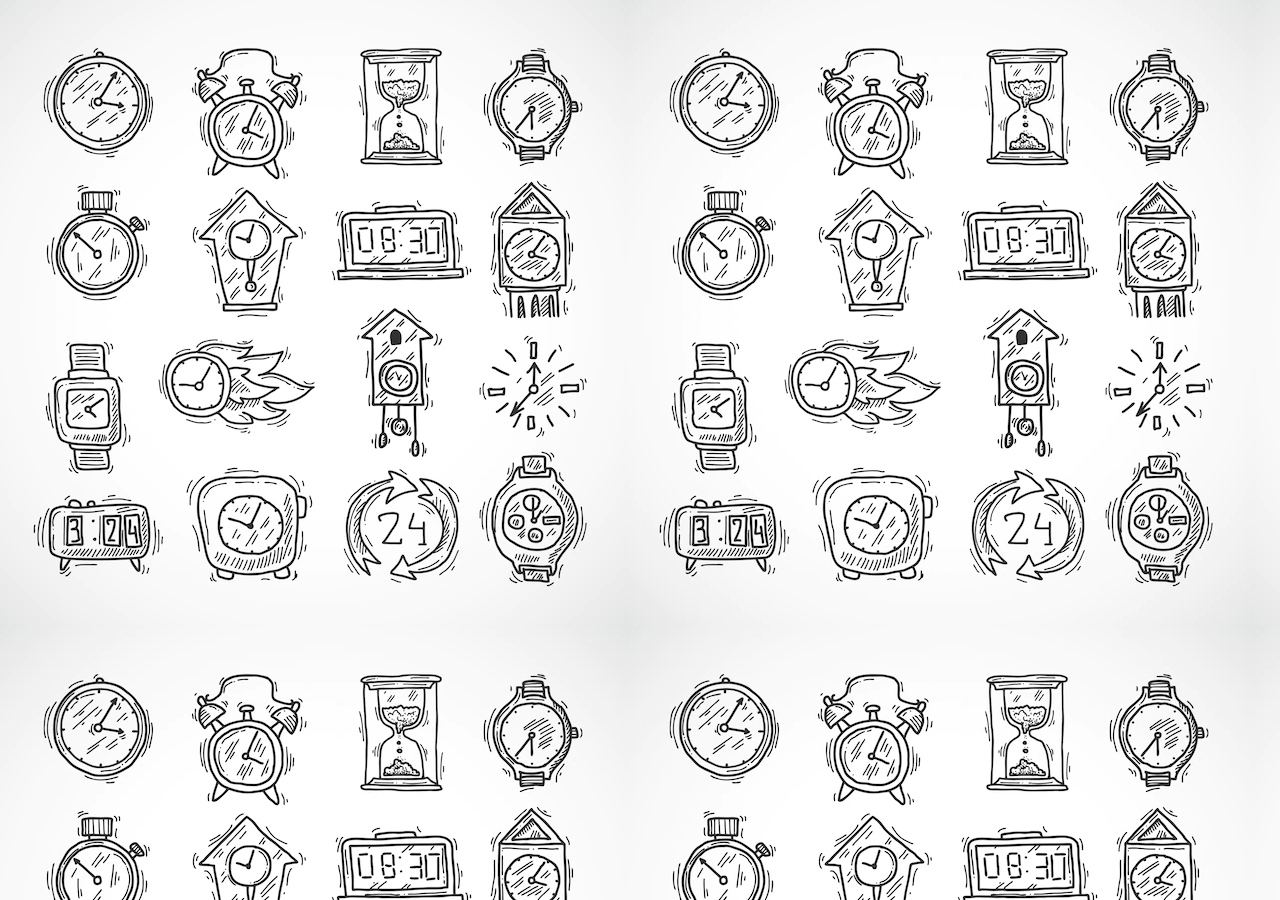
<file: index.html>
<!DOCTYPE html>
<html lang="pt-BR">
<head>
    <meta charset="UTF-8">
    <meta http-equiv="X-UA-Compatible" content="IE=edge">
    <meta name="viewport" content="width=device-width, initial-scale=1.0">
    <link rel="stylesheet" href="style.css">
    <title>Constuindo um Relogio Digital</title>
</head>
<body>
    <div class="ckock-container"></div>
    

    <script src="relogio.js"></script>
</body>
</html>
</file>
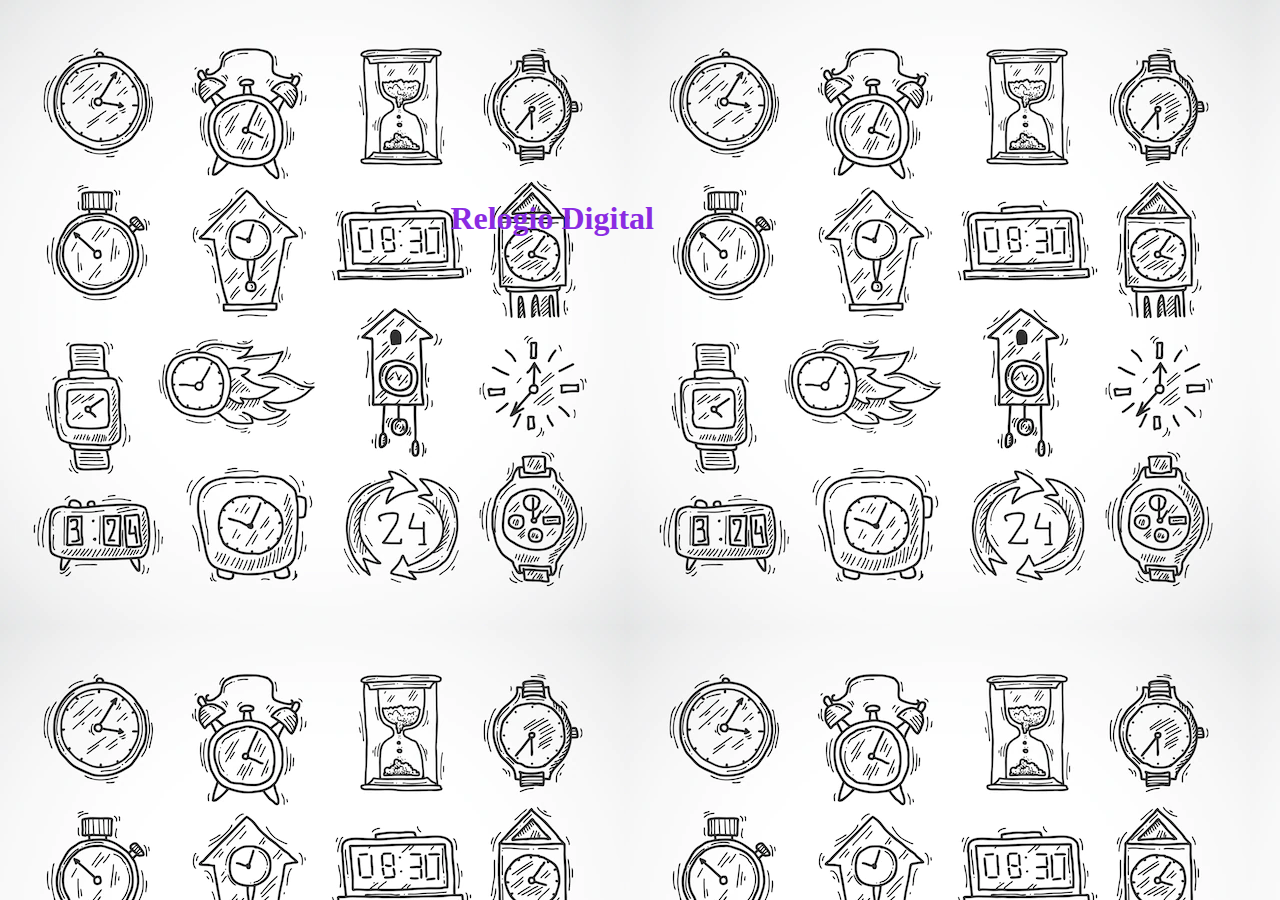
<file: relogio.html>
<!DOCTYPE html>
<html lang="pt-BR">
<head>
    <meta charset="UTF-8">
    <meta http-equiv="X-UA-Compatible" content="IE=edge">
    <meta name="viewport" content="width=device-width, initial-scale=1.0">
    <link rel="stylesheet" href="relogio.css">
    <title>Constuindo um Relogio Digital</title>
</head>
<body>
    <div class="ckock-container"></div>
    <h1>Relogio Digital</h1>
    

    <script src="relogio.js"></script>
</body>
</html>
</file>
<file: style.css>
body{
    background-color: #212121;
    background-image: url(icones-do-relogio-configurados_1284-4371.webp);
}

h1 {
    color: blueviolet;
    margin-left: 35%;
    margin-top: 50px;
}


.ckock-container {
    

    text-shadow: 2px 2px #e21e21;
    font-size: 9em;
    text-align: center;
    margin: 200px auto 0;
    color: gold;
    font-family: Arial, Helvetica, sans-serif
}

.ckock-container span {
    padding: 20px;
    background: black;
    border-radius: 10px;
}



@media (max-width: 850px) {
    .ckock-container {
        grid-template-columns: 1fr;
        font-size: 8rem;
        padding: 0px;
        margin-top: 50%;
        gap: 0px;
        

    }
}


@media (max-width: 768px) {
    .ckock-container {
        padding: 0px;
        margin-top: 50%;
        gap: 0px;
        font-size: 1rem;
        

    }
}


@media (max-width: 568px) {
    .ckock-container {
        display: grid;
        grid-template-columns: 1fr;
        font-size: 3rem;
        padding: 0px;
        margin-top: 50px;
        gap: 0px;
        

    }
}

@media (max-width: 420px) {
    .ckock-container {
        display: grid;
        grid-template-columns: 1fr;
        font-size: 3rem;
        padding: 0px;
        margin-top: 50%;
        gap: 0px;
        

    }
}

@media (max-width: 197px) {
    .ckock-container {
        display: grid;
        padding: 0px;
        margin: 0px ;
        font-size: 15px;
        border: 0px;
    }
}
</file>
<file: relogio.css>
body{
    background-color: #212121;
    background-image: url(icones-do-relogio-configurados_1284-4371.webp);
}

h1 {
    color: blueviolet;
    margin-left: 35%;
    margin-top: 50px;
}


.ckock-container {
    text-shadow: 2px 2px #26ff00;
    font-size: 4em;
    text-align: center;
    margin: 200px auto 0;
    color: #fff;
    font-family: Arial, Helvetica, sans-serif
}

.ckock-container span {
    padding: 20px;
    background: black;
    border-radius: 10px;
}
</file>
